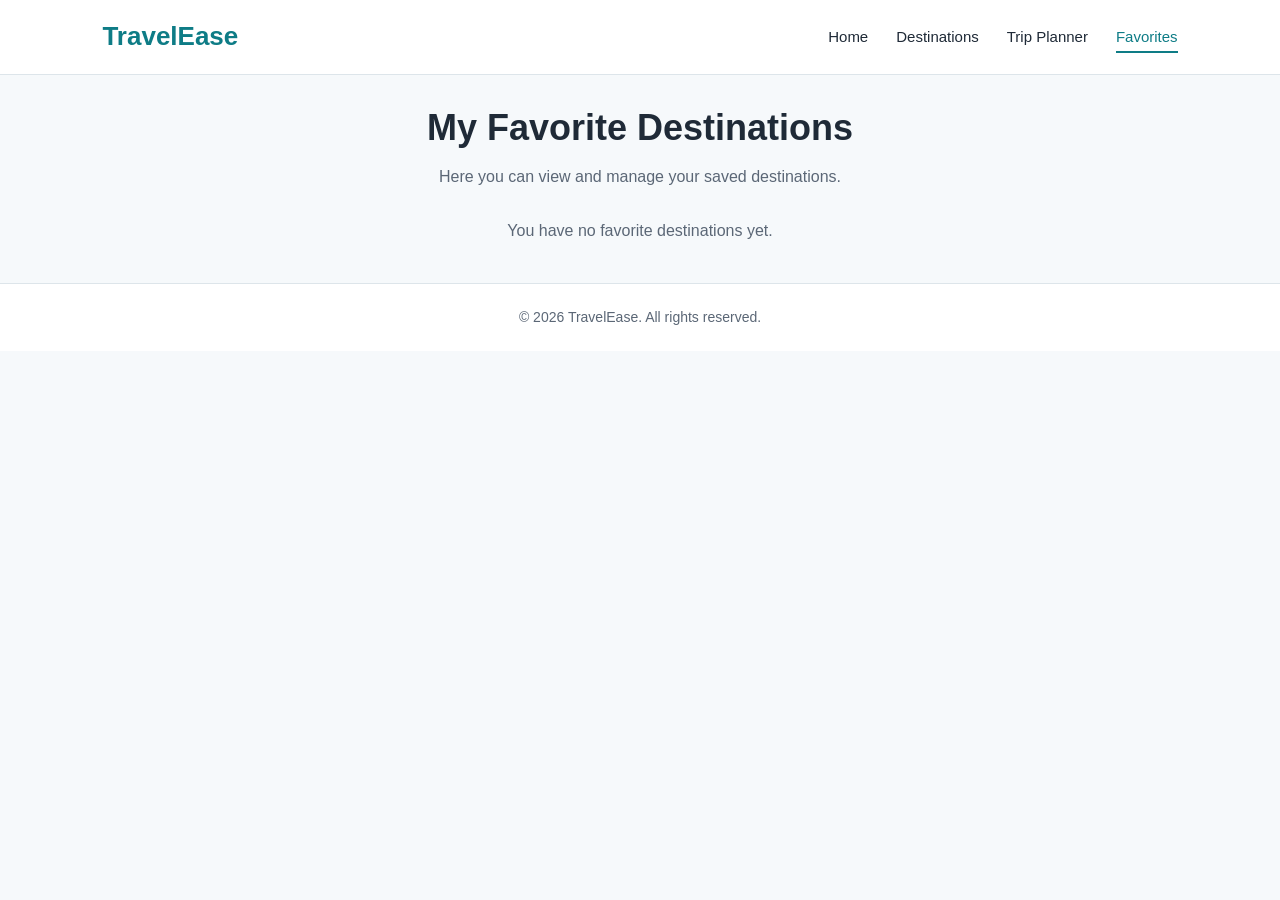
<file: favorites.html>
<!DOCTYPE html>
<html lang="en">
<head>
    <meta charset="UTF-8">
    <meta name="viewport" content="width=device-width, initial-scale=1.0">
    <title>TravelEase - Favorites</title>
    <link rel="stylesheet" href="css/style.css">
    <link rel="stylesheet" href="css/favorites.css">
</head>
<body class="site">

    <header class="site-header">
        <nav class="navbar">
            <h2 class="logo">TravelEase</h2>
            <ul class="nav-links">
                <li><a href="index.html">Home</a></li>
                <li><a href="destinations.html">Destinations</a></li>
                <li><a href="planner.html">Trip Planner</a></li>
                <li><a href="favorites.html" class="active">Favorites</a></li>
            </ul>
        </nav>
    </header>

    <main class="favorites-container">

        <section class="favorites-intro">
            <h1>My Favorite Destinations</h1>
            <p>Here you can view and manage your saved destinations.</p>
        </section>

        <section id="favorites-container" class="favorites-grid">
        </section>

    </main>

    <footer class="site-footer">
        <p>&copy; 2026 TravelEase. All rights reserved.</p>
    </footer>

    <script src="js/data.js"></script>
    <script src="js/favorites.js"></script>
</body>
</html>
</file>
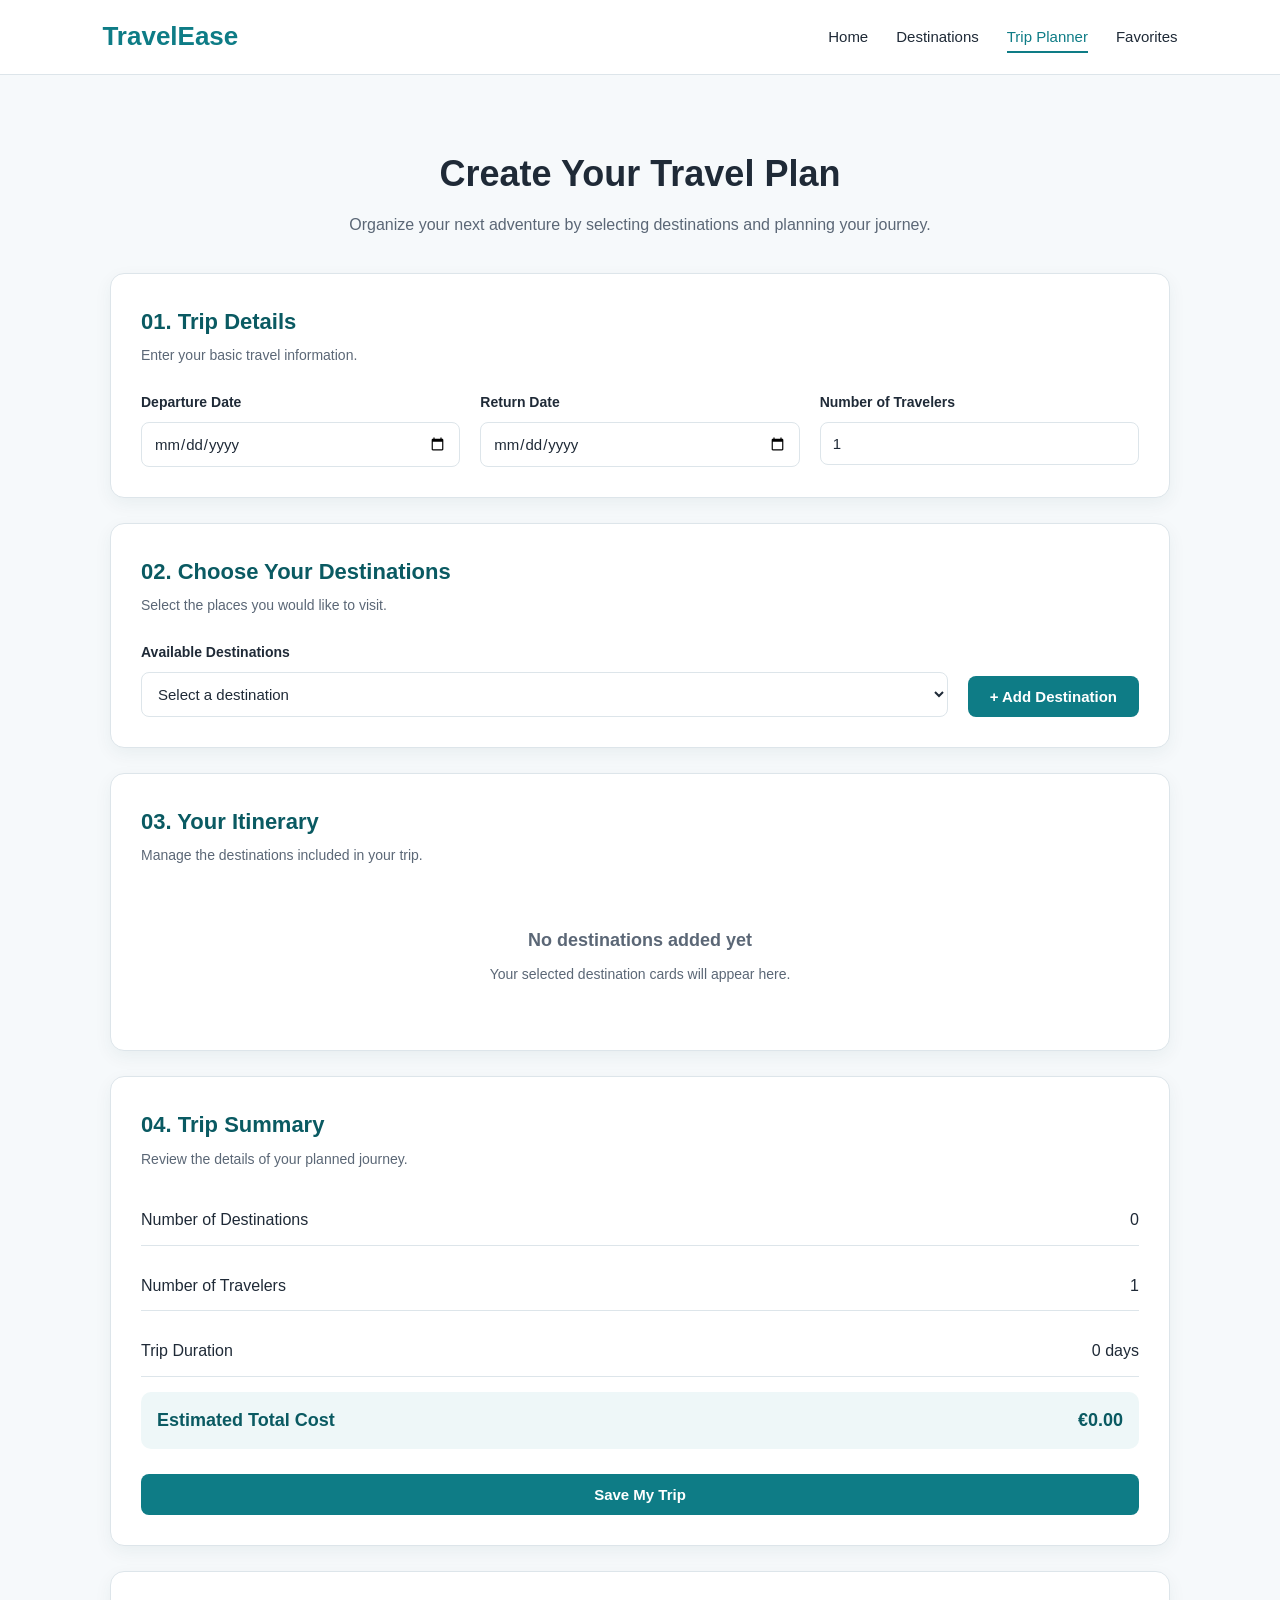
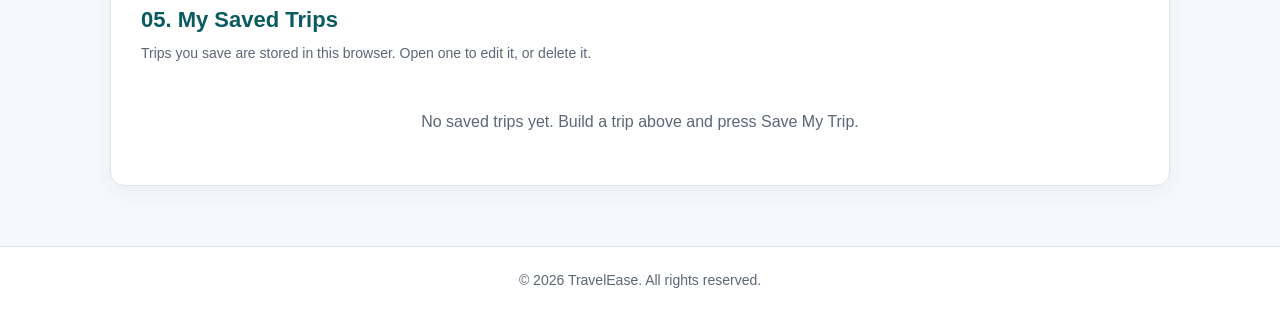
<file: planner.html>
<!DOCTYPE html>
<html lang="en">

<head>
    <meta charset="UTF-8">
    <meta name="viewport" content="width=device-width, initial-scale=1.0">
    <title>TravelEase | Trip Planner</title>

    <link rel="stylesheet" href="css/style.css">
    <link rel="stylesheet" href="css/planner.css">
</head>

<body class="site">

    <!-- Navigation Bar -->
    <header class="site-header">
        <nav class="navbar">

            <h2 class="logo">TravelEase</h2>

            <ul class="nav-links">
                <li><a href="index.html">Home</a></li>
                <li><a href="destinations.html">Destinations</a></li>
                <li><a href="planner.html" class="active">Trip Planner</a></li>
                <li><a href="favorites.html">Favorites</a></li>
            </ul>

        </nav>
    </header>


    <!-- Main Content -->
    <main>

        <!-- Page Introduction -->
        <section class="planner-intro">
            <h1>Create Your Travel Plan</h1>
            <p>Organize your next adventure by selecting destinations and planning your journey.</p>
        </section>


        <!-- Trip Details Card -->
        <section class="trip-details-section">

            <div class="planner-card">

                <div class="card-header">
                    <h2>01. Trip Details</h2>
                    <p>Enter your basic travel information.</p>
                </div>

                <div class="trip-form">

                    <div class="form-group">
                        <label for="startDate">Departure Date</label>
                        <input type="date" id="startDate">
                    </div>

                    <div class="form-group">
                        <label for="endDate">Return Date</label>
                        <input type="date" id="endDate">
                    </div>

                    <div class="form-group">
                        <label for="travelers">Number of Travelers</label>
                        <input type="number" id="travelers" min="1" value="1">
                    </div>

                </div>

            </div>

        </section>


        <!-- Destination Selection Card -->
        <section class="destination-selection-section">

            <div class="planner-card">

                <div class="card-header">
                    <h2>02. Choose Your Destinations</h2>
                    <p>Select the places you would like to visit.</p>
                </div>

                <div class="destination-selection">

                    <div class="form-group">
                        <label for="destinationSelect">Available Destinations</label>

                        <select id="destinationSelect">
                            <option value="">Select a destination</option>
                        </select>
                    </div>

                    <button type="button" class="add-btn" id="addDestinationBtn">
                        + Add Destination
                    </button>

                </div>

            </div>

        </section>


        <!-- Selected Destinations Section -->
        <section class="selected-destinations-section">

            <div class="planner-card">

                <div class="card-header">
                    <h2>03. Your Itinerary</h2>
                    <p>Manage the destinations included in your trip.</p>
                </div>

                <div class="selected-list" id="selectedList">

                    <div class="empty-message">
                        <h3>No destinations added yet</h3>
                        <p>Your selected destination cards will appear here.</p>
                    </div>

                    <!-- Destination cards will be added here using JavaScript -->

                </div>

            </div>

        </section>


        <!-- Trip Summary Section -->
        <section class="trip-summary-section">

            <div class="planner-card">

                <div class="card-header">
                    <h2>04. Trip Summary</h2>
                    <p>Review the details of your planned journey.</p>
                </div>

                <div class="summary-content">

                    <div class="summary-item">
                        <span>Number of Destinations</span>
                        <span id="destinationCount">0</span>
                    </div>

                    <div class="summary-item">
                        <span>Number of Travelers</span>
                        <span id="travelerCount">1</span>
                    </div>

                    <div class="summary-item">
                        <span>Trip Duration</span>
                        <span id="tripDuration">0 days</span>
                    </div>

                    <div class="summary-item total-cost">
                        <span>Estimated Total Cost</span>
                        <span id="totalCost">€0</span>
                    </div>

                </div>

                <button type="button" class="save-btn" id="saveTripBtn">
                    Save My Trip
                </button>
                <p id="saveMessage" class="save-message" role="status"></p>

            </div>

        </section>

        <!-- Saved Trips Section -->
        <section class="saved-trips-section">
            <div class="planner-card">
                <div class="card-header">
                    <h2>05. My Saved Trips</h2>
                    <p>Trips you save are stored in this browser. Open one to edit it, or delete it.</p>
                </div>
                <div id="savedTrips" class="saved-list"></div>
            </div>
        </section>

    </main>


    <!-- Footer -->
    <footer class="site-footer">
        <p>&copy; 2026 TravelEase. All rights reserved.</p>
    </footer>

    <script src="js/data.js"></script>
<script src="js/planner.js"></script>

</body>
</html>
</file>
<file: css/style.css>
/* GENERAL (homepage only, so other pages keep their own look) */
.site,
.site * {
    box-sizing: border-box;
}

.site {
    margin: 0;
    font-family: Arial, sans-serif;
    line-height: 1.6;
    color: #1f2a37;
    background: #f6f9fb;
}

.site h1,
.site h2,
.site h3,
.site p,
.site ul {
    margin: 0;
    padding: 0;
}

.site a {
    color: inherit;
}

.site :focus-visible {
    outline: 3px solid #0e7c86;
    outline-offset: 2px;
}

:root {
    --teal: #0e7c86;
    --teal-dark: #0a5a62;
    --sand: #f2e3c6;
    --ink: #1f2a37;
    --muted: #5b6776;
    --line: #dde5ea;
}


/* NAVIGATION BAR */
.site .site-header {
    background: #fff;
    border-bottom: 1px solid var(--line);
    position: sticky;
    top: 0;
    z-index: 10;
}

.site .navbar {
    display: flex;
    justify-content: space-between;
    align-items: center;
    padding: 16px 8%;
    flex-wrap: wrap;
    gap: 10px;
}

.site .logo {
    font-size: 26px;
    color: var(--teal);
}

.site .nav-links {
    display: flex;
    align-items: center;
    gap: 28px;
    list-style: none;
    flex-wrap: wrap;
}

.site .nav-links a {
    text-decoration: none;
    font-size: 15px;
    padding: 6px 0;
    border-bottom: 2px solid transparent;
}

.site .nav-links a:hover,
.site .nav-links a.active {
    color: var(--teal);
    border-bottom-color: var(--teal);
}

.site .badge {
    display: inline-block;
    min-width: 20px;
    padding: 0 6px;
    border-radius: 10px;
    background: var(--teal);
    color: #fff;
    font-size: 12px;
    text-align: center;
}


/* LAYOUT */
.site main {
    width: 100%;
    max-width: 1100px;
    margin: 0 auto;
    padding: 24px 20px 40px;
}


/* HERO */
.hero {
    border-radius: 16px;
    min-height: 380px;
    display: flex;
    align-items: flex-end;
    padding: 40px;
    color: #fff;
    background: linear-gradient(135deg, #0a5a62, #0e7c86 60%, #3fa7a0) center / cover no-repeat;
}

.hero-content {
    max-width: 560px;
}

.hero h1 {
    font-size: 42px;
    line-height: 1.15;
    margin-bottom: 14px;
}

.hero p {
    font-size: 17px;
    margin-bottom: 24px;
}

.hero-actions {
    display: flex;
    gap: 12px;
    flex-wrap: wrap;
}


/* BUTTONS */
.site .btn {
    display: inline-block;
    padding: 12px 22px;
    border-radius: 8px;
    text-decoration: none;
    font-weight: bold;
    font-size: 15px;
    border: 2px solid transparent;
    cursor: pointer;
    transition: background .2s, color .2s;
}

.site .btn-primary {
    background: var(--teal);
    color: #fff;
}

.site .btn-primary:hover {
    background: var(--teal-dark);
}

.site .btn-light {
    background: #fff;
    color: var(--teal-dark);
}

.site .btn-light:hover {
    background: var(--sand);
}


/* STATS */
.stats {
    display: grid;
    grid-template-columns: repeat(auto-fit, minmax(160px, 1fr));
    gap: 16px;
    margin: 24px 0 8px;
}

.stat {
    background: #fff;
    border: 1px solid var(--line);
    border-radius: 12px;
    padding: 18px;
}

.stat strong {
    display: block;
    font-size: 28px;
    color: var(--teal);
}

.stat span {
    color: var(--muted);
    font-size: 14px;
}


/* FEATURED */
.featured {
    margin-top: 32px;
}

.section-head {
    display: flex;
    justify-content: space-between;
    align-items: center;
    gap: 16px;
    flex-wrap: wrap;
    margin-bottom: 16px;
}

.section-head h2,
.steps h2 {
    font-size: 26px;
}

.site #homeSearch {
    padding: 10px 14px;
    border: 1px solid var(--line);
    border-radius: 8px;
    font-size: 15px;
    width: 100%;
    max-width: 280px;
}

.chips {
    display: flex;
    gap: 8px;
    flex-wrap: wrap;
    margin-bottom: 20px;
}

.chip {
    padding: 7px 16px;
    border-radius: 20px;
    border: 1px solid var(--line);
    background: #fff;
    font-size: 14px;
    cursor: pointer;
}

.chip:hover {
    border-color: var(--teal);
}

.chip.active {
    background: var(--teal);
    border-color: var(--teal);
    color: #fff;
}

.card-grid {
    display: grid;
    grid-template-columns: repeat(auto-fill, minmax(300px, 1fr));
    gap: 22px;
}

.home-card {
    background: #fff;
    border: 1px solid var(--line);
    border-radius: 14px;
    overflow: hidden;
    display: flex;
    flex-direction: column;
    transition: transform .2s, box-shadow .2s;
}

.home-card:hover {
    transform: translateY(-3px);
    box-shadow: 0 8px 22px rgba(14, 60, 70, .12);
}

.card-img {
    position: relative;
    height: 190px;
    background: var(--sand);
}

.card-img img {
    width: 100%;
    height: 100%;
    object-fit: cover;
    display: block;
}

.fav-btn {
    position: absolute;
    top: 10px;
    right: 10px;
    width: 38px;
    height: 38px;
    border-radius: 50%;
    border: none;
    background: rgba(255,255,255,.95);
    font-size: 20px;
    line-height: 1;
    cursor: pointer;
    color: #9aa5b1;
}

.fav-btn[aria-pressed="true"] {
    color: #d63a4a;
}

.card-body {
    padding: 16px;
    display: flex;
    flex-direction: column;
    gap: 6px;
    flex: 1;
}

.card-body h3 {
    font-size: 18px;
}

.card-meta {
    color: var(--muted);
    font-size: 14px;
}

.card-body p.desc {
    font-size: 14px;
    color: #3b4654;
}

.card-foot {
    display: flex;
    justify-content: space-between;
    align-items: center;
    margin-top: auto;
    padding-top: 10px;
}

.price {
    font-weight: bold;
    color: var(--teal-dark);
}

.card-foot a {
    font-size: 14px;
    color: var(--teal);
    font-weight: bold;
    text-decoration: none;
}

.card-foot a:hover {
    text-decoration: underline;
}

.empty {
    text-align: center;
    color: var(--muted);
    padding: 30px 0;
}

.more {
    text-align: center;
    margin-top: 28px;
}


/* STEPS */
.steps {
    margin-top: 48px;
}

.steps h2 {
    margin-bottom: 16px;
}

.steps-grid {
    display: grid;
    grid-template-columns: repeat(auto-fit, minmax(220px, 1fr));
    gap: 18px;
}

.step {
    background: #fff;
    border: 1px solid var(--line);
    border-left: 4px solid var(--teal);
    border-radius: 10px;
    padding: 18px;
    text-decoration: none;
}

.step h3 {
    margin-bottom: 6px;
}

.step p {
    color: var(--muted);
    font-size: 14px;
}

.step:hover {
    background: #eef7f8;
}


/* FOOTER */
.site-footer {
    text-align: center;
    padding: 22px;
    color: var(--muted);
    font-size: 14px;
    border-top: 1px solid var(--line);
    background: #fff;
}

@media (max-width: 600px) {
    .hero {
        padding: 24px;
        min-height: 320px;
    }

    .hero h1 {
        font-size: 30px;
    }

    .site .nav-links {
        gap: 16px;
    }
}

@media (prefers-reduced-motion: reduce) {
    .site * {
        transition: none !important;
    }
}


/* SAVED TRIPS LIST */
.saved-list {
    display: grid;
    gap: 12px;
}

.saved-item {
    display: flex;
    justify-content: space-between;
    align-items: center;
    gap: 16px;
    flex-wrap: wrap;
    padding: 14px 16px;
    border: 1px solid var(--line);
    border-radius: 12px;
    background: #fff;
}

.saved-item h3 {
    font-size: 16px;
    margin-bottom: 2px;
}

.saved-item p {
    font-size: 14px;
    color: var(--muted);
}

.saved-actions {
    display: flex;
    gap: 8px;
}

.mini-btn {
    padding: 8px 14px;
    border-radius: 8px;
    border: 1px solid var(--line);
    background: #fff;
    cursor: pointer;
    font-weight: bold;
    font-size: 14px;
    font-family: inherit;
}

.mini-btn.primary {
    background: var(--teal);
    border-color: var(--teal);
    color: #fff;
}

.mini-btn.primary:hover {
    background: var(--teal-dark);
}

.mini-btn.danger {
    color: #c0392b;
    border-color: #e6b8b2;
}

.mini-btn.danger:hover {
    background: #fdf1ef;
}

.save-message {
    margin-top: 12px;
    text-align: center;
    font-weight: bold;
    color: var(--teal-dark);
}

.saved-list .empty-message {
    color: var(--muted);
    text-align: center;
    padding: 20px;
}
</file>
<file: css/favorites.css>
/* Favorites page. Shared look (navbar, footer, palette) comes from style.css */
.favorites-container {
    max-width: 1100px;
    margin: 0 auto;
    padding: 32px 20px 40px;
}

.favorites-intro {
    text-align: center;
    margin-bottom: 28px;
}

.favorites-intro h1 {
    font-size: 36px;
    margin-bottom: 8px;
}

.favorites-intro p {
    color: var(--muted);
}

.favorites-grid {
    display: grid;
    grid-template-columns: repeat(auto-fill, minmax(290px, 1fr));
    gap: 22px;
}

.favorite-card {
    background: #fff;
    padding: 0 0 16px;
    border: 1px solid var(--line);
    border-radius: 14px;
    overflow: hidden;
    transition: transform .2s, box-shadow .2s;
}

.favorite-card:hover {
    transform: translateY(-3px);
    box-shadow: 0 8px 22px rgba(14, 60, 70, .12);
}

.favorite-card img {
    width: 100%;
    height: 190px;
    object-fit: cover;
    display: block;
}

.favorite-card h3 {
    color: var(--ink);
    margin: 14px 16px 4px;
    font-size: 18px;
}

.favorite-card p {
    margin: 4px 16px;
    font-size: 14px;
    color: #3b4654;
}

.favorite-card button {
    width: calc(100% - 32px);
    margin: 14px 16px 0;
    padding: 10px;
    background: #fff;
    color: #c0392b;
    border: 1px solid #e6b8b2;
    border-radius: 8px;
    cursor: pointer;
    font-weight: bold;
}

.favorite-card button:hover {
    background: #fdf1ef;
}

.empty-message {
    text-align: center;
    grid-column: 1 / -1;
    padding: 40px 20px;
    color: var(--muted);
}
</file>
<file: css/planner.css>
/* GENERAL STYLING */
* {
    margin: 0;
    padding: 0;
    box-sizing: border-box;
}

body {
    font-family: Arial, sans-serif;
    line-height: 1.6;
}


/* NAVIGATION BAR */
.navbar {
    display: flex;
    justify-content: space-between;
    align-items: center;
    padding: 20px 8%;
}

.logo {
    font-size: 26px;
}

.nav-links {
    display: flex;
    align-items: center;
    gap: 30px;
    list-style: none;
}

.nav-links a {
    text-decoration: none;
    font-size: 15px;
}


/* PAGE INTRODUCTION */
.planner-intro {
    text-align: center;
    padding: 50px 20px 35px;
}

.planner-intro h1 {
    font-size: 36px;
    margin-bottom: 10px;
}

.planner-intro p {
    font-size: 16px;
    max-width: 650px;
    margin: 0 auto;
}


/* MAIN PAGE LAYOUT */
main {
    width: 100%;
    max-width: 1100px;
    margin: 0 auto;
    padding: 20px;
}

.trip-details-section,
.destination-selection-section,
.selected-destinations-section,
.trip-summary-section {
    margin-bottom: 25px;
}


/* PLANNER CARDS */
.planner-card {
    width: 100%;
    padding: 30px;
    border: 1px solid;
    border-radius: 12px;
}

.card-header {
    margin-bottom: 25px;
}

.card-header h2 {
    font-size: 22px;
    margin-bottom: 5px;
}

.card-header p {
    font-size: 14px;
}


/* TRIP DETAILS FORM */
.trip-form {
    display: grid;
    grid-template-columns: repeat(3, 1fr);
    gap: 20px;
}

.form-group {
    display: flex;
    flex-direction: column;
    gap: 8px;
}

.form-group label {
    font-size: 14px;
    font-weight: bold;
}

.form-group input,
.form-group select {
    width: 100%;
    padding: 12px;
    border: 1px solid;
    border-radius: 6px;
    font-size: 15px;
}


/* DESTINATION SELECTION */
.destination-selection {
    display: flex;
    align-items: flex-end;
    gap: 20px;
}

.destination-selection .form-group {
    flex: 1;
}

.add-btn,
.save-btn {
    padding: 12px 22px;
    border: 1px solid;
    border-radius: 6px;
    font-size: 15px;
    cursor: pointer;
}


/* SELECTED DESTINATIONS */
.selected-list {
    display: grid;
    grid-template-columns: repeat(2, 1fr);
    gap: 20px;
}

.empty-message {
    grid-column: 1 / -1;
    text-align: center;
    padding: 35px 15px;
}

.empty-message h3 {
    font-size: 18px;
    margin-bottom: 8px;
}

.empty-message p {
    font-size: 14px;
}


/* DESTINATION CARD STRUCTURE */
/* Used later when JavaScript generates destination cards */

.destination-card {
    display: flex;
    align-items: center;
    gap: 20px;
    padding: 15px;
    border: 1px solid;
    border-radius: 10px;
}

.destination-card img {
    width: 120px;
    height: 100px;
    object-fit: cover;
    border-radius: 8px;
}

.destination-info {
    flex: 1;
}

.destination-info h3 {
    font-size: 18px;
    margin-bottom: 5px;
}

.destination-info p {
    font-size: 14px;
}

.remove-btn {
    padding: 8px 12px;
    border: 1px solid;
    border-radius: 5px;
    cursor: pointer;
}


/* TRIP SUMMARY */
.summary-content {
    display: flex;
    flex-direction: column;
    gap: 15px;
}

.summary-item {
    display: flex;
    justify-content: space-between;
    padding: 12px 0;
    border-bottom: 1px solid;
}

.total-cost {
    font-size: 18px;
    font-weight: bold;
}

.save-btn {
    width: 100%;
    margin-top: 25px;
}


/* FOOTER */
footer {
    text-align: center;
    padding: 25px;
    margin-top: 50px;
}


/* RESPONSIVE DESIGN */
@media screen and (max-width: 768px) {

    .navbar {
        flex-direction: column;
        gap: 20px;
    }

    .nav-links {
        flex-wrap: wrap;
        justify-content: center;
        gap: 15px;
    }

    .trip-form {
        grid-template-columns: 1fr;
    }

    .selected-list {
        grid-template-columns: 1fr;
    }

    .destination-selection {
        flex-direction: column;
        align-items: stretch;
    }

    .destination-card {
        flex-wrap: wrap;
    }

}

@media screen and (max-width: 480px) {

    .planner-intro h1 {
        font-size: 27px;
    }

    .planner-card {
        padding: 20px;
    }

    .destination-card img {
        width: 100%;
        height: 170px;
    }

    .nav-links {
        gap: 10px;
    }

}


/* ===== THEME: matches the homepage (colours, cards, forms, buttons) ===== */
.site main {
    max-width: 1100px;
    margin: 0 auto;
    padding: 20px 20px 10px;
}

.planner-intro h1 {
    font-size: 36px;
}

.planner-intro p {
    color: var(--muted);
}

.planner-card {
    background: #fff;
    border: 1px solid var(--line);
    border-radius: 14px;
    box-shadow: 0 6px 18px rgba(14, 60, 70, .06);
}

.card-header h2 {
    color: var(--teal-dark);
}

.card-header p {
    color: var(--muted);
}

.form-group input,
.form-group select {
    border: 1px solid var(--line);
    border-radius: 8px;
    font-family: inherit;
    background: #fff;
    color: var(--ink);
}

.form-group input:focus,
.form-group select:focus {
    outline: 3px solid rgba(14, 124, 134, .25);
    border-color: var(--teal);
}

.add-btn,
.save-btn {
    background: var(--teal);
    color: #fff;
    border: none;
    border-radius: 8px;
    font-weight: bold;
    transition: background .2s;
}

.add-btn:hover,
.save-btn:hover {
    background: var(--teal-dark);
}

.remove-btn {
    background: #fff;
    color: #c0392b;
    border: 1px solid #e6b8b2;
    border-radius: 8px;
    font-weight: bold;
}

.remove-btn:hover {
    background: #fdf1ef;
}

.empty-message {
    color: var(--muted);
}

.destination-card {
    background: #fff;
    border: 1px solid var(--line);
    border-radius: 12px;
}

.destination-info p {
    color: var(--muted);
}

.summary-item {
    border-bottom: 1px solid var(--line);
}

.total-cost {
    color: var(--teal-dark);
    border-bottom: none;
    background: #eef7f8;
    padding: 14px 16px;
    border-radius: 10px;
}
</file>
